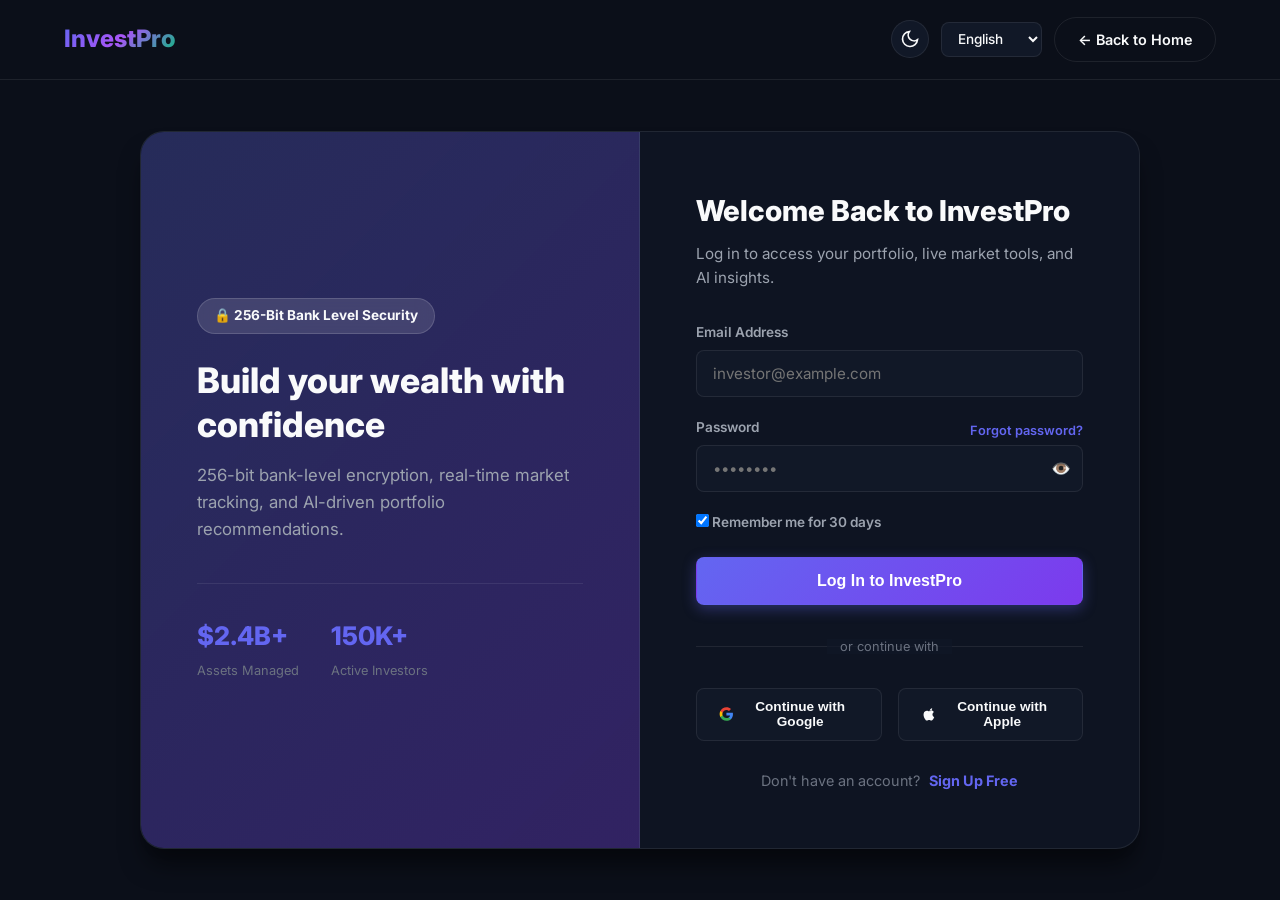
<file: login.html>
<!DOCTYPE html>
<html lang="en" dir="ltr">

<head>
  <meta charset="UTF-8">
  <meta name="viewport" content="width=device-width, initial-scale=1.0">
  <title data-i18n="auth.login_title">InvestPro - Log In</title>
  <link rel="stylesheet" href="style.css">
</head>

<body class="auth-page-body">
  <!-- Header Header Actions -->
  <header class="auth-header">
    <div class="logo">
      <a href="index.html">InvestPro</a>
    </div>
    <div class="header-actions">
      <!-- Theme Toggle -->
      <button class="theme-toggle" id="theme-toggle" aria-label="Toggle dark/light mode">
        <svg class="icon-moon" width="20" height="20" viewBox="0 0 24 24" fill="none" stroke="currentColor"
          stroke-width="2">
          <path d="M21 12.79A9 9 0 1 1 11.21 3 7 7 0 0 0 21 12.79z"></path>
        </svg>
        <svg class="icon-sun" width="20" height="20" viewBox="0 0 24 24" fill="none" stroke="currentColor"
          stroke-width="2">
          <circle cx="12" cy="12" r="5"></circle>
          <line x1="12" y1="1" x2="12" y2="3"></line>
          <line x1="12" y1="21" x2="12" y2="23"></line>
          <line x1="4.22" y1="4.22" x2="5.64" y2="5.64"></line>
          <line x1="18.36" y1="18.36" x2="19.78" y2="19.78"></line>
          <line x1="1" y1="12" x2="3" y2="12"></line>
          <line x1="21" y1="12" x2="23" y2="12"></line>
          <line x1="4.22" y1="19.78" x2="5.64" y2="18.36"></line>
          <line x1="18.36" y1="5.64" x2="19.78" y2="4.22"></line>
        </svg>
      </button>
      <!-- Language Switcher -->
      <select id="lang-switcher" class="lang-switcher" aria-label="Select Language">
        <option value="en">English</option>
        <option value="fr">Français</option>
        <option value="es">Español</option>
        <option value="ar">العربية</option>
        <option value="zh">中文</option>
      </select>
      <a href="index.html" class="btn btn-outline" data-i18n="auth.back_home">← Back to Home</a>
    </div>
  </header>
  <!-- Auth Wrapper -->
  <div class="auth-container">
    <div class="auth-split-card">
      <!-- Left Side Visual Showcase -->
      <div class="auth-visual-col">
        <div class="visual-content">
          <div class="brand-badge">🔒 256-Bit Bank Level Security</div>
          <h2 data-i18n="auth.side_title">Build your wealth with confidence</h2>
          <p data-i18n="auth.side_desc">Real-time market tracking, AI-driven portfolio tools, and global market access
            in one platform.</p>

          <div class="auth-stat-mini">
            <div class="mini-stat">
              <h4>$2.4B+</h4>
              <span>Assets Managed</span>
            </div>
            <div class="mini-stat">
              <h4>150K+</h4>
              <span>Active Investors</span>
            </div>
          </div>
        </div>
      </div>
      <!-- Right Side Form Column -->
      <div class="auth-form-col">
        <div class="auth-form-header">
          <h1 data-i18n="auth.login_title">Welcome Back to InvestPro</h1>
          <p data-i18n="auth.login_subtitle">Log in to access your portfolio, live market tools, and AI insights.</p>
        </div>
        <form id="standalone-login-form" class="auth-main-form" action="#" method="POST"
          onsubmit="event.preventDefault(); alert('🎉 Login successful! Welcome back to InvestPro.'); window.location.href='index.html';">
          <div class="form-group">
            <label data-i18n="auth.email_label">Email Address</label>
            <input type="email" id="login-email" data-i18n="auth.email_placeholder" placeholder="investor@example.com"
              required autocomplete="email">
          </div>
          <div class="form-group">
            <div class="label-row">
              <label data-i18n="auth.password_label">Password</label>
              <a href="#" class="forgot-link" data-i18n="auth.forgot_password">Forgot password?</a>
            </div>
            <div class="password-input-wrapper">
              <input type="password" id="login-password" data-i18n="auth.password_placeholder" placeholder="••••••••"
                required autocomplete="current-password">
              <button type="button" class="pwd-toggle-btn" id="toggle-pwd-btn" aria-label="Toggle password visibility">
                👁️
              </button>
            </div>
          </div>
          <div class="form-checkbox-row">
            <label class="custom-checkbox">
              <input type="checkbox" id="remember-me" checked>
              <span class="checkmark"></span>
              <span data-i18n="auth.remember_me">Remember me for 30 days</span>
            </label>
          </div>
          <button type="submit" class="btn btn-primary btn-full" data-i18n="auth.btn_login">Log In to InvestPro</button>
          <div class="divider">
            <span data-i18n="auth.or_social">or continue with</span>
          </div>
          <div class="social-btns">
            <button type="button" class="btn btn-social">
              <svg width="18" height="18" viewBox="0 0 24 24">
                <path fill="#4285F4"
                  d="M22.56 12.25c0-.78-.07-1.53-.2-2.25H12v4.26h5.92c-.26 1.37-1.04 2.53-2.21 3.31v2.77h3.57c2.08-1.92 3.28-4.74 3.28-8.09z" />
                <path fill="#34A853"
                  d="M12 23c2.97 0 5.46-.98 7.28-2.66l-3.57-2.77c-.98.66-2.23 1.06-3.71 1.06-2.86 0-5.29-1.93-6.16-4.53H2.18v2.84C3.99 20.53 7.7 23 12 23z" />
                <path fill="#FBBC05"
                  d="M5.84 14.09c-.22-.66-.35-1.36-.35-2.09s.13-1.43.35-2.09V7.06H2.18C1.43 8.55 1 10.22 1 12s.43 3.45 1.18 4.94l2.85-2.22.81-.63z" />
                <path fill="#EA4335"
                  d="M12 5.38c1.62 0 3.06.56 4.21 1.64l3.15-3.15C17.45 2.09 14.97 1 12 1 7.7 1 3.99 3.47 2.18 7.06l3.66 2.84c.87-2.6 3.3-4.52 6.16-4.52z" />
              </svg>
              <span data-i18n="auth.google">Google</span>
            </button>
            <button type="button" class="btn btn-social">
              <svg width="18" height="18" viewBox="0 0 24 24" fill="currentColor">
                <path
                  d="M18.71 19.5c-.83 1.24-1.71 2.45-3.05 2.47-1.34.03-1.77-.79-3.29-.79-1.53 0-2 .77-3.27.82-1.31.05-2.3-1.32-3.14-2.53C4.25 17 2.94 12.45 4.7 9.39c.87-1.52 2.43-2.48 4.12-2.51 1.28-.02 2.5.87 3.29.87.78 0 2.26-1.07 3.81-.91.65.03 2.47.26 3.64 1.98-.09.06-2.17 1.28-2.15 3.81.03 3.02 2.65 4.03 2.68 4.04-.03.07-.42 1.44-1.38 2.83M15.97 6.35c.67-.82 1.12-1.96.99-3.1-.97.04-2.14.65-2.83 1.46-.62.72-1.16 1.88-1.01 3.01 1.08.08 2.18-.55 2.85-1.37z" />
              </svg>
              <span data-i18n="auth.apple">Apple</span>
            </button>
          </div>
          <div class="auth-footer-link">
            <span data-i18n="auth.no_account">Don't have an account?</span>
            <a href="signup.html" class="link-highlight" data-i18n="auth.link_signup">Sign Up Free</a>
          </div>
        </form>
      </div>
    </div>
  </div>
  <script src="translations.js"></script>
  <script src="script.js"></script>
</body>

</html>
</file>
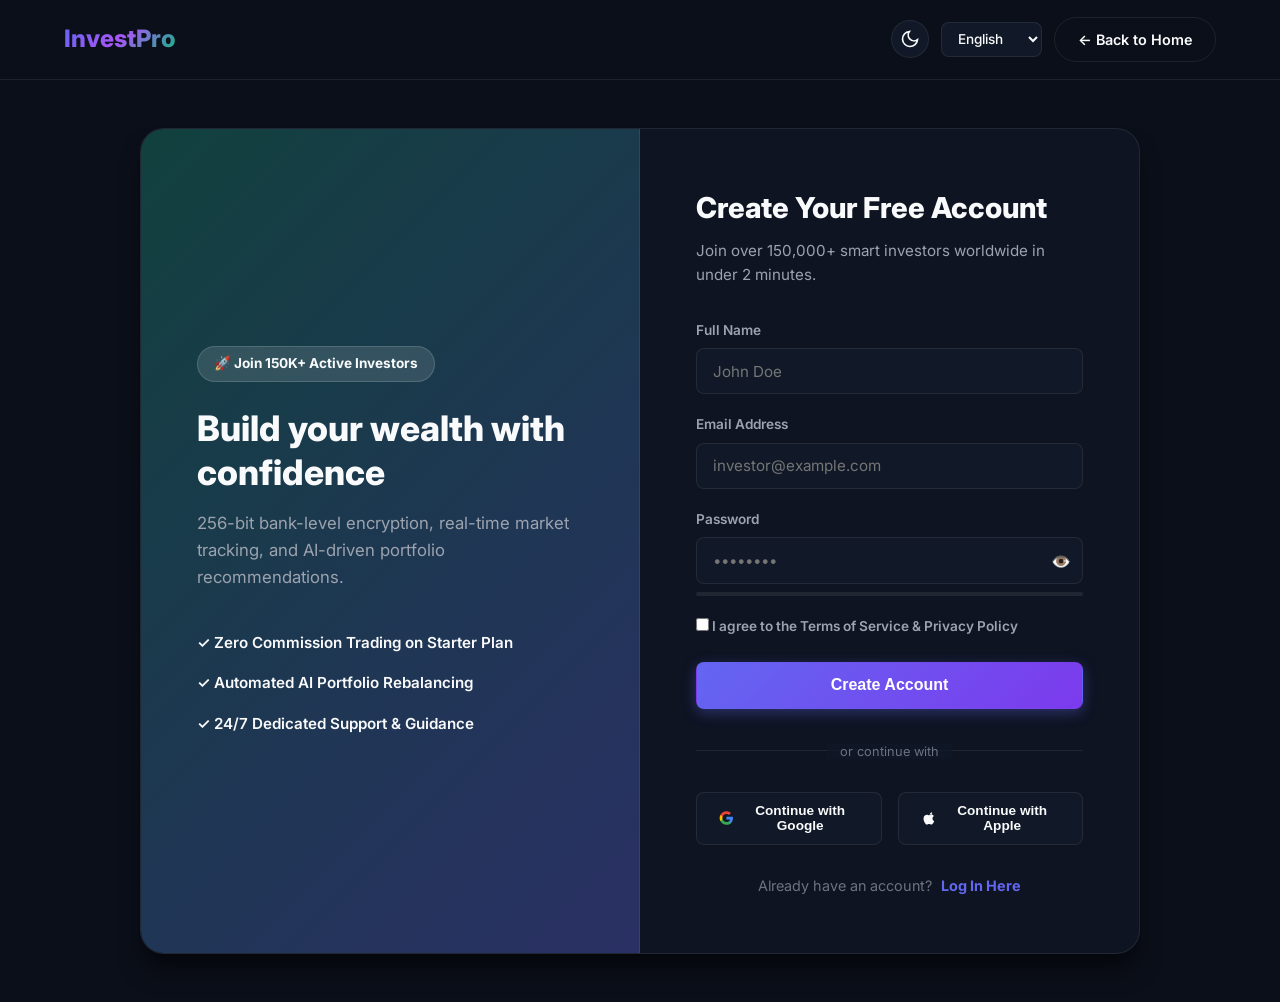
<file: signup.html>
<!DOCTYPE html>
<html lang="en" dir="ltr">

<head>
  <meta charset="UTF-8">
  <meta name="viewport" content="width=device-width, initial-scale=1.0">
  <title data-i18n="auth.signup_title">InvestPro - Sign Up</title>
  <link rel="stylesheet" href="style.css">
</head>

<body class="auth-page-body">
  <!-- Auth Header -->
  <header class="auth-header">
    <div class="logo">
      <a href="index.html">InvestPro</a>
    </div>
    <div class="header-actions">
      <!-- Theme Toggle -->
      <button class="theme-toggle" id="theme-toggle" aria-label="Toggle dark/light mode">
        <svg class="icon-moon" width="20" height="20" viewBox="0 0 24 24" fill="none" stroke="currentColor"
          stroke-width="2">
          <path d="M21 12.79A9 9 0 1 1 11.21 3 7 7 0 0 0 21 12.79z"></path>
        </svg>
        <svg class="icon-sun" width="20" height="20" viewBox="0 0 24 24" fill="none" stroke="currentColor"
          stroke-width="2">
          <circle cx="12" cy="12" r="5"></circle>
          <line x1="12" y1="1" x2="12" y2="3"></line>
          <line x1="12" y1="21" x2="12" y2="23"></line>
          <line x1="4.22" y1="4.22" x2="5.64" y2="5.64"></line>
          <line x1="18.36" y1="18.36" x2="19.78" y2="19.78"></line>
          <line x1="1" y1="12" x2="3" y2="12"></line>
          <line x1="21" y1="12" x2="23" y2="12"></line>
          <line x1="4.22" y1="19.78" x2="5.64" y2="18.36"></line>
          <line x1="18.36" y1="5.64" x2="19.78" y2="4.22"></line>
        </svg>
      </button>
      <!-- Language Switcher -->
      <select id="lang-switcher" class="lang-switcher" aria-label="Select Language">
        <option value="en">English</option>
        <option value="fr">Français</option>
        <option value="es">Español</option>
        <option value="ar">العربية</option>
        <option value="zh">中文</option>
      </select>
      <a href="index.html" class="btn btn-outline" data-i18n="auth.back_home">← Back to Home</a>
    </div>
  </header>
  <!-- Auth Wrapper -->
  <div class="auth-container">
    <div class="auth-split-card">
      <!-- Left Side Visual Showcase -->
      <div class="auth-visual-col signup-col">
        <div class="visual-content">
          <div class="brand-badge">🚀 Join 150K+ Active Investors</div>
          <h2 data-i18n="auth.side_title">Build your wealth with confidence</h2>
          <p data-i18n="auth.side_desc">Start investing in global stocks, bonds, and crypto in under 5 minutes.</p>

          <div class="perks-list">
            <div class="perk-item">✓ Zero Commission Trading on Starter Plan</div>
            <div class="perk-item">✓ Automated AI Portfolio Rebalancing</div>
            <div class="perk-item">✓ 24/7 Dedicated Support & Guidance</div>
          </div>
        </div>
      </div>
      <!-- Right Side Form Column -->
      <div class="auth-form-col">
        <div class="auth-form-header">
          <h1 data-i18n="auth.signup_title">Create Your Free Account</h1>
          <p data-i18n="auth.signup_subtitle">Join over 150,000+ smart investors worldwide in under 2 minutes.</p>
        </div>
        <form id="standalone-signup-form" class="auth-main-form" action="#" method="POST"
          onsubmit="event.preventDefault(); alert('🎉 Account created successfully! Welcome to InvestPro.'); window.location.href='index.html';">
          <div class="form-group">
            <label data-i18n="auth.fullname_label">Full Name</label>
            <input type="text" id="signup-name" data-i18n="auth.fullname_placeholder" placeholder="John Doe" required
              autocomplete="name">
          </div>
          <div class="form-group">
            <label data-i18n="auth.email_label">Email Address</label>
            <input type="email" id="signup-email" data-i18n="auth.email_placeholder" placeholder="investor@example.com"
              required autocomplete="email">
          </div>
          <div class="form-group">
            <label data-i18n="auth.password_label">Password</label>
            <div class="password-input-wrapper">
              <input type="password" id="signup-password" data-i18n="auth.password_placeholder" placeholder="••••••••"
                required autocomplete="new-password">
              <button type="button" class="pwd-toggle-btn" id="toggle-pwd-btn-signup"
                aria-label="Toggle password visibility">👁️</button>
            </div>
            <!-- Password Strength Bar -->
            <div class="pwd-strength-meter">
              <div class="strength-bar" id="strength-bar"></div>
            </div>
            <span class="strength-text" id="strength-text"></span>
          </div>
          <div class="form-checkbox-row">
            <label class="custom-checkbox">
              <input type="checkbox" id="agree-terms" required>
              <span class="checkmark"></span>
              <span data-i18n="auth.terms_agree">I agree to the Terms of Service & Privacy Policy</span>
            </label>
          </div>
          <button type="submit" class="btn btn-primary btn-full" data-i18n="auth.btn_signup">Create Free
            Account</button>
          <div class="divider">
            <span data-i18n="auth.or_social">or continue with</span>
          </div>
          <div class="social-btns">
            <button type="button" class="btn btn-social">
              <svg width="18" height="18" viewBox="0 0 24 24">
                <path fill="#4285F4"
                  d="M22.56 12.25c0-.78-.07-1.53-.2-2.25H12v4.26h5.92c-.26 1.37-1.04 2.53-2.21 3.31v2.77h3.57c2.08-1.92 3.28-4.74 3.28-8.09z" />
                <path fill="#34A853"
                  d="M12 23c2.97 0 5.46-.98 7.28-2.66l-3.57-2.77c-.98.66-2.23 1.06-3.71 1.06-2.86 0-5.29-1.93-6.16-4.53H2.18v2.84C3.99 20.53 7.7 23 12 23z" />
                <path fill="#FBBC05"
                  d="M5.84 14.09c-.22-.66-.35-1.36-.35-2.09s.13-1.43.35-2.09V7.06H2.18C1.43 8.55 1 10.22 1 12s.43 3.45 1.18 4.94l2.85-2.22.81-.63z" />
                <path fill="#EA4335"
                  d="M12 5.38c1.62 0 3.06.56 4.21 1.64l3.15-3.15C17.45 2.09 14.97 1 12 1 7.7 1 3.99 3.47 2.18 7.06l3.66 2.84c.87-2.6 3.3-4.52 6.16-4.52z" />
              </svg>
              <span data-i18n="auth.google">Google</span>
            </button>
            <button type="button" class="btn btn-social">
              <svg width="18" height="18" viewBox="0 0 24 24" fill="currentColor">
                <path
                  d="M18.71 19.5c-.83 1.24-1.71 2.45-3.05 2.47-1.34.03-1.77-.79-3.29-.79-1.53 0-2 .77-3.27.82-1.31.05-2.3-1.32-3.14-2.53C4.25 17 2.94 12.45 4.7 9.39c.87-1.52 2.43-2.48 4.12-2.51 1.28-.02 2.5.87 3.29.87.78 0 2.26-1.07 3.81-.91.65.03 2.47.26 3.64 1.98-.09.06-2.17 1.28-2.15 3.81.03 3.02 2.65 4.03 2.68 4.04-.03.07-.42 1.44-1.38 2.83M15.97 6.35c.67-.82 1.12-1.96.99-3.1-.97.04-2.14.65-2.83 1.46-.62.72-1.16 1.88-1.01 3.01 1.08.08 2.18-.55 2.85-1.37z" />
              </svg>
              <span data-i18n="auth.apple">Apple</span>
            </button>
          </div>
          <div class="auth-footer-link">
            <span data-i18n="auth.have_account">Already have an account?</span>
            <a href="login.html" class="link-highlight" data-i18n="auth.link_login">Log In Here</a>
          </div>
        </form>
      </div>
    </div>
  </div>
  <script src="translations.js"></script>
  <script src="script.js"></script>
</body>

</html>
</file>
<file: style.css>
/* InvestPro Modern Design System */
@import url('https://fonts.googleapis.com/css2?family=Inter:wght@300;400;500;600;700;800&display=swap');

:root {
  --font-main: 'Inter', system-ui, -apple-system, BlinkMacSystemFont, 'Segoe UI', Roboto, sans-serif;

  /* Dark Theme Default */
  --bg-color: #0b0f19;
  --bg-alt: #111827;
  --card-bg: rgba(17, 24, 39, 0.7);
  --card-border: rgba(255, 255, 255, 0.08);
  --text-main: #f9fafb;
  --text-muted: #9ca3af;
  --text-sub: #6b7280;

  --primary: #6366f1;
  --primary-hover: #4f46e5;
  --primary-glow: rgba(99, 102, 241, 0.35);
  --accent: #10b981;
  --accent-glow: rgba(16, 185, 129, 0.3);
  --danger: #ef4444;

  --header-bg: rgba(11, 15, 25, 0.85);
  --shadow-sm: 0 4px 6px -1px rgba(0, 0, 0, 0.1);
  --shadow-lg: 0 20px 25px -5px rgba(0, 0, 0, 0.5), 0 10px 10px -5px rgba(0, 0, 0, 0.04);
  --radius-sm: 8px;
  --radius-md: 16px;
  --radius-lg: 24px;
  --transition: all 0.3s cubic-bezier(0.4, 0, 0.2, 1);
}

[data-theme="light"] {
  --bg-color: #f1f5f9;
  --bg-alt: #ffffff;
  --card-bg: #ffffff;
  --card-border: rgba(15, 23, 42, 0.12);
  --text-main: #0f172a;
  --text-muted: #334155;
  --text-sub: #64748b;

  --primary: #4f46e5;
  --primary-hover: #4338ca;
  --primary-glow: rgba(79, 70, 229, 0.25);
  --accent: #059669;

  --header-bg: rgba(255, 255, 255, 0.92);
  --shadow-sm: 0 2px 5px rgba(15, 23, 42, 0.08);
  --shadow-lg: 0 12px 28px -4px rgba(15, 23, 42, 0.12), 0 4px 10px -2px rgba(15, 23, 42, 0.05);
}

* {
  box-sizing: border-box;
  margin: 0;
  padding: 0;
}

html {
  scroll-behavior: smooth;
}

body {
  font-family: var(--font-main);
  background-color: var(--bg-color);
  color: var(--text-main);
  line-height: 1.6;
  overflow-x: hidden;
  transition: background-color 0.3s ease, color 0.3s ease;
}

a {
  color: inherit;
  text-decoration: none;
}

ul {
  list-style: none;
}

[dir="rtl"] {
  text-align: right;
}

/* 1. Live Ticker Banner */
.ticker-banner {
  background: linear-gradient(90deg, #090d16, #1e1b4b, #090d16);
  height: 38px;
  display: flex;
  align-items: center;
  overflow: hidden;
  border-bottom: 1px solid rgba(255, 255, 255, 0.08);
  position: fixed;
  top: 0;
  left: 0;
  right: 0;
  z-index: 1001;
  font-size: 0.8rem;
}

.ticker-content {
  display: flex;
  white-space: nowrap;
  animation: tickerScroll 35s linear infinite;
  gap: 2.5rem;
}

@keyframes tickerScroll {
  0% {
    transform: translateX(0);
  }

  100% {
    transform: translateX(-50%);
  }
}

.ticker-item {
  display: flex;
  align-items: center;
  gap: 0.5rem;
}

.t-sym {
  font-weight: 700;
  color: #a5b4fc;
}

.t-price {
  font-weight: 600;
  color: #fff;
}

.t-change.pos {
  color: #10b981;
}

.t-change.neg {
  color: #ef4444;
}

/* 2. Site Header & Nav */
.site-header {
  position: fixed;
  top: 38px;
  left: 0;
  right: 0;
  height: 75px;
  display: flex;
  align-items: center;
  justify-content: space-between;
  padding: 0 5%;
  background: var(--header-bg);
  backdrop-filter: blur(12px);
  -webkit-backdrop-filter: blur(12px);
  border-bottom: 1px solid var(--card-border);
  z-index: 1000;
  transition: var(--transition);
}

.logo a {
  font-size: 1.5rem;
  font-weight: 800;
  background: linear-gradient(135deg, var(--primary), #a855f7, var(--accent));
  -webkit-background-clip: text;
  -webkit-text-fill-color: transparent;
}

.main-nav ul {
  display: flex;
  gap: 1.8rem;
}

.main-nav a {
  font-size: 0.95rem;
  font-weight: 500;
  color: var(--text-muted);
  transition: var(--transition);
}

.main-nav a:hover {
  color: var(--primary);
}

.header-actions {
  display: flex;
  align-items: center;
  gap: 0.75rem;
}

.lang-switcher {
  background: var(--bg-alt);
  color: var(--text-main);
  border: 1px solid var(--card-border);
  padding: 0.45rem 0.75rem;
  border-radius: var(--radius-sm);
  font-family: inherit;
  font-size: 0.85rem;
  font-weight: 500;
  cursor: pointer;
  outline: none;
  transition: var(--transition);
}

.lang-switcher:hover {
  border-color: var(--primary);
}

/* Buttons */
.btn {
  display: inline-flex;
  align-items: center;
  justify-content: center;
  padding: 0.65rem 1.4rem;
  border-radius: 9999px;
  font-weight: 600;
  font-size: 0.9rem;
  cursor: pointer;
  transition: var(--transition);
  border: 1px solid transparent;
}

.btn-full {
  width: 100%;
  border-radius: var(--radius-sm);
  padding: 0.85rem;
  font-size: 1rem;
}

.btn-primary {
  background: linear-gradient(135deg, var(--primary), #7c3aed);
  color: #fff;
  box-shadow: 0 4px 14px var(--primary-glow);
}

.btn-primary:hover {
  transform: translateY(-2px);
  box-shadow: 0 6px 20px var(--primary-glow);
}

.btn-outline {
  background: transparent;
  color: var(--text-main);
  border-color: var(--card-border);
}

.btn-outline:hover {
  border-color: var(--primary);
  color: var(--primary);
  background: rgba(99, 102, 241, 0.05);
}

/* Theme Toggle */
.theme-toggle {
  background: var(--bg-alt);
  border: 1px solid var(--card-border);
  width: 38px;
  height: 38px;
  border-radius: 50%;
  cursor: pointer;
  display: flex;
  align-items: center;
  justify-content: center;
  color: var(--text-main);
  transition: var(--transition);
}

.theme-toggle:hover {
  border-color: var(--primary);
  transform: rotate(15deg);
}

.theme-toggle .icon-moon {
  display: block;
}

.theme-toggle .icon-sun {
  display: none;
}

[data-theme="light"] .theme-toggle .icon-moon {
  display: none;
}

[data-theme="light"] .theme-toggle .icon-sun {
  display: block;
}

.hamburger {
  display: none;
  flex-direction: column;
  gap: 5px;
  background: transparent;
  border: none;
  cursor: pointer;
}

.hamburger span {
  width: 24px;
  height: 2px;
  background-color: var(--text-main);
  border-radius: 2px;
}

/* 3. Hero Section */
.hero {
  padding: 180px 5% 90px;
  display: grid;
  grid-template-columns: 1fr 1fr;
  gap: 4rem;
  align-items: center;
  max-width: 1300px;
  margin: 0 auto;
}

.hero-content h1 {
  font-size: 3.5rem;
  font-weight: 800;
  line-height: 1.15;
  letter-spacing: -1.5px;
  margin-bottom: 1.5rem;
  background: linear-gradient(180deg, var(--text-main) 60%, var(--text-muted));
  -webkit-background-clip: text;
  -webkit-text-fill-color: transparent;
}

.hero-content p {
  font-size: 1.15rem;
  color: var(--text-muted);
  margin-bottom: 2.5rem;
  max-width: 540px;
}

.hero-actions {
  display: flex;
  gap: 1rem;
  margin-bottom: 3.5rem;
}

.hero-stats {
  display: flex;
  gap: 3rem;
  padding-top: 2rem;
  border-top: 1px solid var(--card-border);
}

.stat h3 {
  font-size: 2rem;
  font-weight: 800;
}

.stat p {
  font-size: 0.875rem;
  color: var(--text-sub);
}

.hero-image img {
  width: 100%;
  border-radius: var(--radius-lg);
  border: 1px solid var(--card-border);
  box-shadow: var(--shadow-lg);
  transition: var(--transition);
}

.hero-image:hover img {
  transform: translateY(-5px);
}

/* 4. Live Markets Section */
.markets-section {
  padding: 80px 5%;
  max-width: 1300px;
  margin: 0 auto;
}

.market-filter-tabs {
  display: flex;
  justify-content: center;
  gap: 0.75rem;
  margin-top: 1.5rem;
}

.filter-btn {
  background: var(--bg-alt);
  color: var(--text-muted);
  border: 1px solid var(--card-border);
  padding: 0.5rem 1.25rem;
  border-radius: 9999px;
  font-size: 0.875rem;
  font-weight: 600;
  cursor: pointer;
  transition: var(--transition);
}

.filter-btn.active,
.filter-btn:hover {
  background: var(--primary);
  color: #fff;
  border-color: var(--primary);
}

.market-cards-grid {
  display: grid;
  grid-template-columns: repeat(auto-fit, minmax(260px, 1fr));
  gap: 1.5rem;
  margin-top: 2.5rem;
}

.market-card {
  background: var(--card-bg);
  border: 1px solid var(--card-border);
  border-radius: var(--radius-md);
  padding: 1.5rem;
  transition: var(--transition);
}

.market-card:hover {
  transform: translateY(-4px);
  border-color: var(--primary);
}

.m-card-header {
  display: flex;
  justify-content: space-between;
  align-items: center;
  margin-bottom: 1rem;
}

.m-card-header h4 {
  font-size: 1.1rem;
  font-weight: 700;
}

.m-symbol {
  font-size: 0.8rem;
  color: var(--text-sub);
  background: rgba(99, 102, 241, 0.1);
  padding: 0.2rem 0.6rem;
  border-radius: 4px;
}

.m-card-price-row {
  display: flex;
  justify-content: space-between;
  align-items: flex-end;
}

.m-price {
  font-size: 1.4rem;
  font-weight: 800;
}

.m-change.card-pos {
  color: #10b981;
  font-weight: 700;
}

.m-change.card-neg {
  color: #ef4444;
  font-weight: 700;
}

/* 5. Section Commons */
section {
  padding: 90px 5%;
  max-width: 1300px;
  margin: 0 auto;
}

.section-header {
  text-align: center;
  max-width: 650px;
  margin: 0 auto 3.5rem;
}

.section-header h2 {
  font-size: 2.5rem;
  font-weight: 800;
  letter-spacing: -1px;
  margin-bottom: 0.75rem;
}

.section-header p {
  font-size: 1.1rem;
  color: var(--text-muted);
}

/* Features Section */
.features-grid {
  display: grid;
  grid-template-columns: repeat(auto-fit, minmax(320px, 1fr));
  gap: 2rem;
}

.feature-card {
  background: var(--card-bg);
  border: 1px solid var(--card-border);
  padding: 2.5rem;
  border-radius: var(--radius-md);
  transition: var(--transition);
}

.feature-card:hover {
  transform: translateY(-6px);
  border-color: var(--primary);
  box-shadow: var(--shadow-lg);
}

.feature-icon {
  width: 52px;
  height: 52px;
  background: rgba(99, 102, 241, 0.12);
  color: var(--primary);
  border-radius: var(--radius-sm);
  display: flex;
  align-items: center;
  justify-content: center;
  margin-bottom: 1.5rem;
}

.feature-icon svg {
  width: 26px;
  height: 26px;
}

.feature-card h3 {
  font-size: 1.3rem;
  font-weight: 700;
  margin-bottom: 0.75rem;
}

.feature-card p {
  color: var(--text-muted);
  font-size: 0.975rem;
}

/* How It Works Section */
.how-it-works {
  background: var(--bg-alt);
  border-radius: var(--radius-lg);
}

.steps-grid {
  display: grid;
  grid-template-columns: repeat(3, 1fr);
  gap: 2rem;
}

.step-card {
  background: var(--card-bg);
  border: 1px solid var(--card-border);
  padding: 2.5rem 2rem;
  border-radius: var(--radius-md);
  text-align: center;
}

.step-number {
  width: 48px;
  height: 48px;
  background: linear-gradient(135deg, var(--primary), #a855f7);
  color: #fff;
  border-radius: 50%;
  display: flex;
  align-items: center;
  justify-content: center;
  font-weight: 800;
  font-size: 1.25rem;
  margin: 0 auto 1.5rem;
}

.step-card h3 {
  font-size: 1.25rem;
  font-weight: 700;
  margin-bottom: 0.75rem;
}

.step-card p {
  color: var(--text-muted);
  font-size: 0.95rem;
}

/* Pricing Section */
.pricing-grid {
  display: grid;
  grid-template-columns: repeat(3, 1fr);
  gap: 2rem;
  align-items: center;
}

.pricing-card {
  background: var(--card-bg);
  border: 1px solid var(--card-border);
  padding: 3rem 2rem;
  border-radius: var(--radius-md);
  position: relative;
  transition: var(--transition);
  display: flex;
  flex-direction: column;
}

.pricing-card.featured {
  border-color: var(--primary);
  box-shadow: 0 0 30px var(--primary-glow);
  transform: scale(1.05);
}

.badge {
  position: absolute;
  top: -14px;
  left: 50%;
  transform: translateX(-50%);
  background: linear-gradient(135deg, var(--primary), var(--accent));
  color: #fff;
  padding: 0.35rem 1rem;
  border-radius: 9999px;
  font-size: 0.75rem;
  font-weight: 700;
  text-transform: uppercase;
}

.pricing-card h3 {
  font-size: 1.4rem;
  font-weight: 700;
  margin-bottom: 1rem;
}

.price {
  font-size: 3rem;
  font-weight: 800;
  margin-bottom: 1.5rem;
}

.price span {
  font-size: 1rem;
  color: var(--text-sub);
  font-weight: 400;
}

.pricing-card ul {
  margin-bottom: 2.5rem;
  flex-grow: 1;
}

.pricing-card li {
  margin-bottom: 0.85rem;
  color: var(--text-muted);
  display: flex;
  align-items: center;
  gap: 0.5rem;
  font-size: 0.95rem;
}

.pricing-card li::before {
  content: "✓";
  color: var(--accent);
  font-weight: 800;
}

/* Testimonials Section */
.testimonials-grid {
  display: grid;
  grid-template-columns: repeat(3, 1fr);
  gap: 2rem;
}

.testimonial-card {
  background: var(--card-bg);
  border: 1px solid var(--card-border);
  padding: 2.5rem;
  border-radius: var(--radius-md);
  display: flex;
  flex-direction: column;
  justify-content: space-between;
}

.stars {
  color: #f59e0b;
  margin-bottom: 1rem;
  letter-spacing: 2px;
}

.testimonial-card p {
  font-size: 1rem;
  color: var(--text-muted);
  font-style: italic;
  margin-bottom: 2rem;
}

.testimonial-author {
  display: flex;
  align-items: center;
  gap: 1rem;
}

.testimonial-author img {
  width: 50px;
  height: 50px;
  border-radius: 50%;
  object-fit: cover;
  border: 2px solid var(--primary);
}

.testimonial-author h4 {
  font-size: 1rem;
  font-weight: 700;
}

.testimonial-author span {
  font-size: 0.825rem;
  color: var(--text-sub);
  display: block;
}

/* 6. Standalone Auth Pages (login.html & signup.html) */
.auth-page-body {
  min-height: 100vh;
  display: flex;
  flex-direction: column;
}

.auth-header {
  height: 80px;
  display: flex;
  align-items: center;
  justify-content: space-between;
  padding: 0 5%;
  border-bottom: 1px solid var(--card-border);
}

.auth-container {
  flex: 1;
  display: flex;
  align-items: center;
  justify-content: center;
  padding: 3rem 5%;
  max-width: 1200px;
  margin: 0 auto;
  width: 100%;
}

.auth-split-card {
  display: grid;
  grid-template-columns: 1fr 1fr;
  width: 100%;
  max-width: 1000px;
  background: var(--card-bg);
  border: 1px solid var(--card-border);
  border-radius: var(--radius-lg);
  overflow: hidden;
  box-shadow: var(--shadow-lg);
}

.auth-visual-col {
  background: linear-gradient(135deg, rgba(99, 102, 241, 0.25), rgba(124, 58, 237, 0.3)), var(--bg-alt);
  padding: 3.5rem;
  display: flex;
  flex-direction: column;
  justify-content: center;
  border-right: 1px solid var(--card-border);
  position: relative;
}

[dir="rtl"] .auth-visual-col {
  border-right: none;
  border-left: 1px solid var(--card-border);
}

.auth-visual-col.signup-col {
  background: linear-gradient(135deg, rgba(16, 185, 129, 0.25), rgba(99, 102, 241, 0.3)), var(--bg-alt);
}

.brand-badge {
  display: inline-block;
  background: rgba(255, 255, 255, 0.12);
  backdrop-filter: blur(8px);
  border: 1px solid rgba(255, 255, 255, 0.15);
  padding: 0.4rem 1rem;
  border-radius: 9999px;
  font-size: 0.85rem;
  font-weight: 700;
  margin-bottom: 1.5rem;
}

.auth-visual-col h2 {
  font-size: 2.2rem;
  font-weight: 800;
  line-height: 1.25;
  margin-bottom: 1rem;
}

.auth-visual-col p {
  color: var(--text-muted);
  font-size: 1.05rem;
  margin-bottom: 2.5rem;
}

.auth-stat-mini {
  display: flex;
  gap: 2rem;
  padding-top: 2rem;
  border-top: 1px solid var(--card-border);
}

.mini-stat h4 {
  font-size: 1.6rem;
  font-weight: 800;
  color: var(--primary);
}

.mini-stat span {
  font-size: 0.8rem;
  color: var(--text-sub);
}

.perks-list {
  display: flex;
  flex-direction: column;
  gap: 1rem;
}

.perk-item {
  font-weight: 600;
  font-size: 0.95rem;
  color: var(--text-main);
}

.auth-form-col {
  padding: 3.5rem;
  display: flex;
  flex-direction: column;
  justify-content: center;
}

.auth-form-header {
  margin-bottom: 2rem;
}

.auth-form-header h1 {
  font-size: 1.8rem;
  font-weight: 800;
  margin-bottom: 0.5rem;
}

.auth-form-header p {
  font-size: 0.95rem;
  color: var(--text-muted);
}

.auth-main-form .form-group {
  margin-bottom: 1.25rem;
}

.auth-main-form label {
  display: block;
  font-size: 0.85rem;
  font-weight: 600;
  margin-bottom: 0.4rem;
  color: var(--text-muted);
}

.label-row {
  display: flex;
  justify-content: space-between;
  align-items: center;
}

.forgot-link {
  font-size: 0.8rem;
  color: var(--primary);
  font-weight: 600;
}

.forgot-link:hover {
  text-decoration: underline;
}

.password-input-wrapper {
  position: relative;
}

.password-input-wrapper input {
  padding-right: 2.8rem;
}

[dir="rtl"] .password-input-wrapper input {
  padding-right: 1rem;
  padding-left: 2.8rem;
}

.pwd-toggle-btn {
  position: absolute;
  right: 0.75rem;
  top: 50%;
  transform: translateY(-50%);
  background: transparent;
  border: none;
  cursor: pointer;
  font-size: 1rem;
}

[dir="rtl"] .pwd-toggle-btn {
  right: auto;
  left: 0.75rem;
}

.auth-main-form input[type="text"],
.auth-main-form input[type="email"],
.auth-main-form input[type="password"] {
  width: 100%;
  padding: 0.8rem 1rem;
  background: var(--bg-alt);
  border: 1px solid var(--card-border);
  border-radius: var(--radius-sm);
  color: var(--text-main);
  font-family: inherit;
  font-size: 0.95rem;
  outline: none;
  transition: var(--transition);
}

.auth-main-form input:focus {
  border-color: var(--primary);
  box-shadow: 0 0 0 3px var(--primary-glow);
}

.pwd-strength-meter {
  height: 4px;
  background: var(--card-border);
  border-radius: 2px;
  margin-top: 0.5rem;
  overflow: hidden;
}

.strength-bar {
  height: 100%;
  width: 0%;
  transition: all 0.3s ease;
}

.strength-text {
  font-size: 0.75rem;
  font-weight: 600;
  display: block;
  margin-top: 0.2rem;
}

.form-checkbox-row {
  margin-bottom: 1.5rem;
}

.custom-checkbox {
  display: flex;
  align-items: center;
  gap: 0.5rem;
  cursor: pointer;
  font-size: 0.85rem;
  color: var(--text-muted);
}

.divider {
  text-align: center;
  margin: 1.8rem 0;
  position: relative;
}

.divider::before {
  content: "";
  position: absolute;
  left: 0;
  right: 0;
  top: 50%;
  height: 1px;
  background: var(--card-border);
}

.divider span {
  position: relative;
  background: var(--card-bg);
  padding: 0 0.8rem;
  font-size: 0.8rem;
  color: var(--text-sub);
}

.social-btns {
  display: grid;
  grid-template-columns: 1fr 1fr;
  gap: 1rem;
  margin-bottom: 1.8rem;
}

.btn-social {
  background: var(--bg-alt);
  border: 1px solid var(--card-border);
  color: var(--text-main);
  border-radius: var(--radius-sm);
  gap: 0.5rem;
  font-size: 0.85rem;
}

.btn-social:hover {
  border-color: var(--primary);
  background: rgba(99, 102, 241, 0.05);
}

.auth-footer-link {
  text-align: center;
  font-size: 0.9rem;
  color: var(--text-sub);
}

.link-highlight {
  color: var(--primary);
  font-weight: 700;
  margin-left: 0.3rem;
}

.link-highlight:hover {
  text-decoration: underline;
}

/* Footer Section */
.site-footer {
  background: var(--bg-alt);
  border-top: 1px solid var(--card-border);
  padding: 80px 5% 40px;
  display: grid;
  grid-template-columns: 2fr repeat(4, 1fr);
  gap: 3rem;
  max-width: 1400px;
  margin: 0 auto;
}

.footer-brand h3 {
  font-size: 1.5rem;
  font-weight: 800;
  margin-bottom: 1rem;
  background: linear-gradient(135deg, var(--primary), var(--accent));
  -webkit-background-clip: text;
  -webkit-text-fill-color: transparent;
}

.footer-brand p {
  color: var(--text-muted);
  font-size: 0.95rem;
  max-width: 300px;
  margin-bottom: 1.5rem;
}

.footer-links h4 {
  font-size: 1rem;
  font-weight: 700;
  margin-bottom: 1.25rem;
}

.footer-links ul li {
  margin-bottom: 0.75rem;
}

.footer-links a {
  color: var(--text-muted);
  font-size: 0.9rem;
  transition: var(--transition);
}

.footer-links a:hover,
.footer-links a.active {
  color: var(--primary);
}

.footer-button {
  grid-column: 1 / -1;
  border-top: 1px solid var(--card-border);
  padding-top: 2rem;
  display: flex;
  justify-content: space-between;
  align-items: center;
  flex-wrap: wrap;
  gap: 1rem;
  font-size: 0.875rem;
  color: var(--text-sub);
}

.disclaimer {
  max-width: 600px;
  font-size: 0.8rem;
}

/* Responsive Styles */
@media (max-width: 1024px) {
  .hero {
    grid-template-columns: 1fr;
    text-align: center;
    padding-top: 150px;
  }

  .steps-grid,
  .pricing-grid,
  .testimonials-grid {
    grid-template-columns: 1fr;
  }

  .auth-split-card {
    grid-template-columns: 1fr;
  }

  .auth-visual-col {
    display: none;
  }
}

@media (max-width: 768px) {
  .main-nav {
    position: fixed;
    top: 113px;
    left: 0;
    right: 0;
    background: var(--bg-alt);
    border-bottom: 1px solid var(--card-border);
    padding: 2rem;
    display: none;
  }

  .main-nav.active {
    display: block;
  }

  .main-nav ul {
    flex-direction: column;
    align-items: center;
    gap: 1.5rem;
  }

  .hamburger {
    display: flex;
  }

  .hero-content h1 {
    font-size: 2.5rem;
  }

  .site-footer {
    grid-template-columns: 1fr;
  }

  .auth-form-col {
    padding: 2rem 1.5rem;
  }

  .social-btns {
    grid-template-columns: 1fr;
  }
}

@media (max-width: 480px) {
  .site-header {
    height: 72px;
    padding: 0 4%;
  }

  .header-actions {
    gap: 0.35rem;
    flex-wrap: wrap;
    justify-content: flex-end;
  }

  .lang-switcher {
    max-width: 82px;
    padding: 0.35rem 0.45rem;
    font-size: 0.72rem;
  }

  .hero {
    padding: 150px 4% 60px;
  }

  .hero-content h1 {
    font-size: 2.1rem;
  }

  .hero-actions {
    flex-direction: column;
    align-items: stretch;
  }

  .hero-stats {
    flex-direction: column;
    align-items: center;
    text-align: center;
    gap: 1rem;
  }

  .market-cards-grid,
  .features-grid,
  .steps-grid,
  .pricing-grid,
  .testimonials-grid {
    grid-template-columns: 1fr;
  }

  .feature-card,
  .step-card,
  .pricing-card,
  .testimonial-card {
    padding: 1.5rem;
  }

  .section-header h2 {
    font-size: 1.9rem;
  }

  .site-footer {
    padding: 60px 4% 30px;
  }
}

/* Light Theme Component Overrides */
[data-theme="light"] .hero-content h1 {
  background: linear-gradient(180deg, #0f172a 70%, #334155);
  -webkit-background-clip: text;
  -webkit-text-fill-color: transparent;
}

[data-theme="light"] .how-it-works {
  background: #ffffff;
  border: 1px solid var(--card-border);
  box-shadow: 0 4px 16px rgba(15, 23, 42, 0.05);
}

[data-theme="light"] .step-card {
  background: #f8fafc;
  border: 1px solid var(--card-border);
  box-shadow: 0 2px 8px rgba(15, 23, 42, 0.04);
}

[data-theme="light"] .feature-card,
[data-theme="light"] .pricing-card,
[data-theme="light"] .testimonial-card,
[data-theme="light"] .market-card,
[data-theme="light"] .auth-split-card {
  background: #ffffff;
  box-shadow: 0 4px 16px rgba(15, 23, 42, 0.06);
  border-color: rgba(15, 23, 42, 0.1);
}

[data-theme="light"] .pricing-card.featured {
  background: #ffffff;
  border: 2px solid var(--primary);
  box-shadow: 0 8px 30px rgba(79, 70, 229, 0.2);
}

[data-theme="light"] .btn-outline,
[data-theme="light"] .btn-social {
  border-color: rgba(15, 23, 42, 0.25);
  color: #0f172a;
}

[data-theme="light"] .lang-switcher {
  background: #ffffff;
  border-color: rgba(15, 23, 42, 0.2);
  color: #0f172a;
}

[data-theme="light"] .lang-switcher option {
  background-color: #ffffff;
  color: #0f172a;
}

[data-theme="light"] .theme-toggle {
  background: #ffffff;
  border-color: rgba(15, 23, 42, 0.2);
  color: #0f172a;
}
</file>
